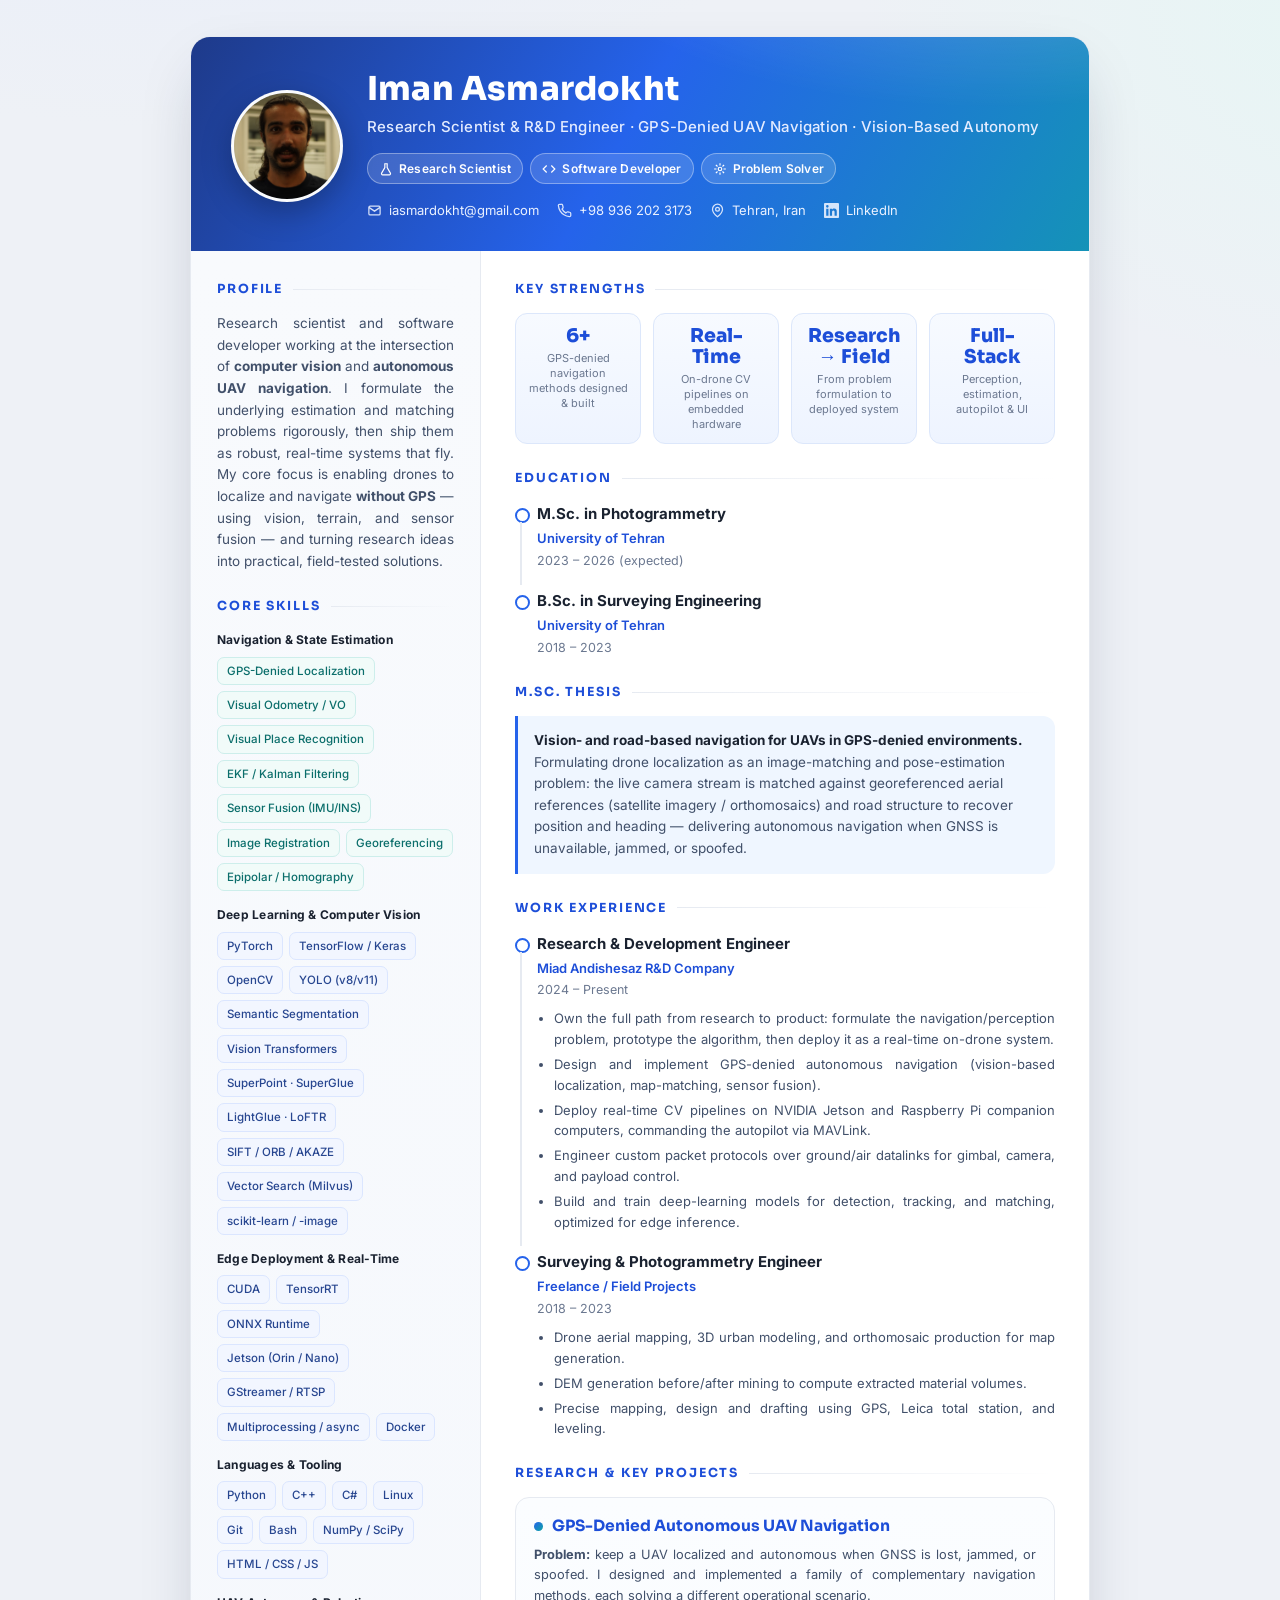
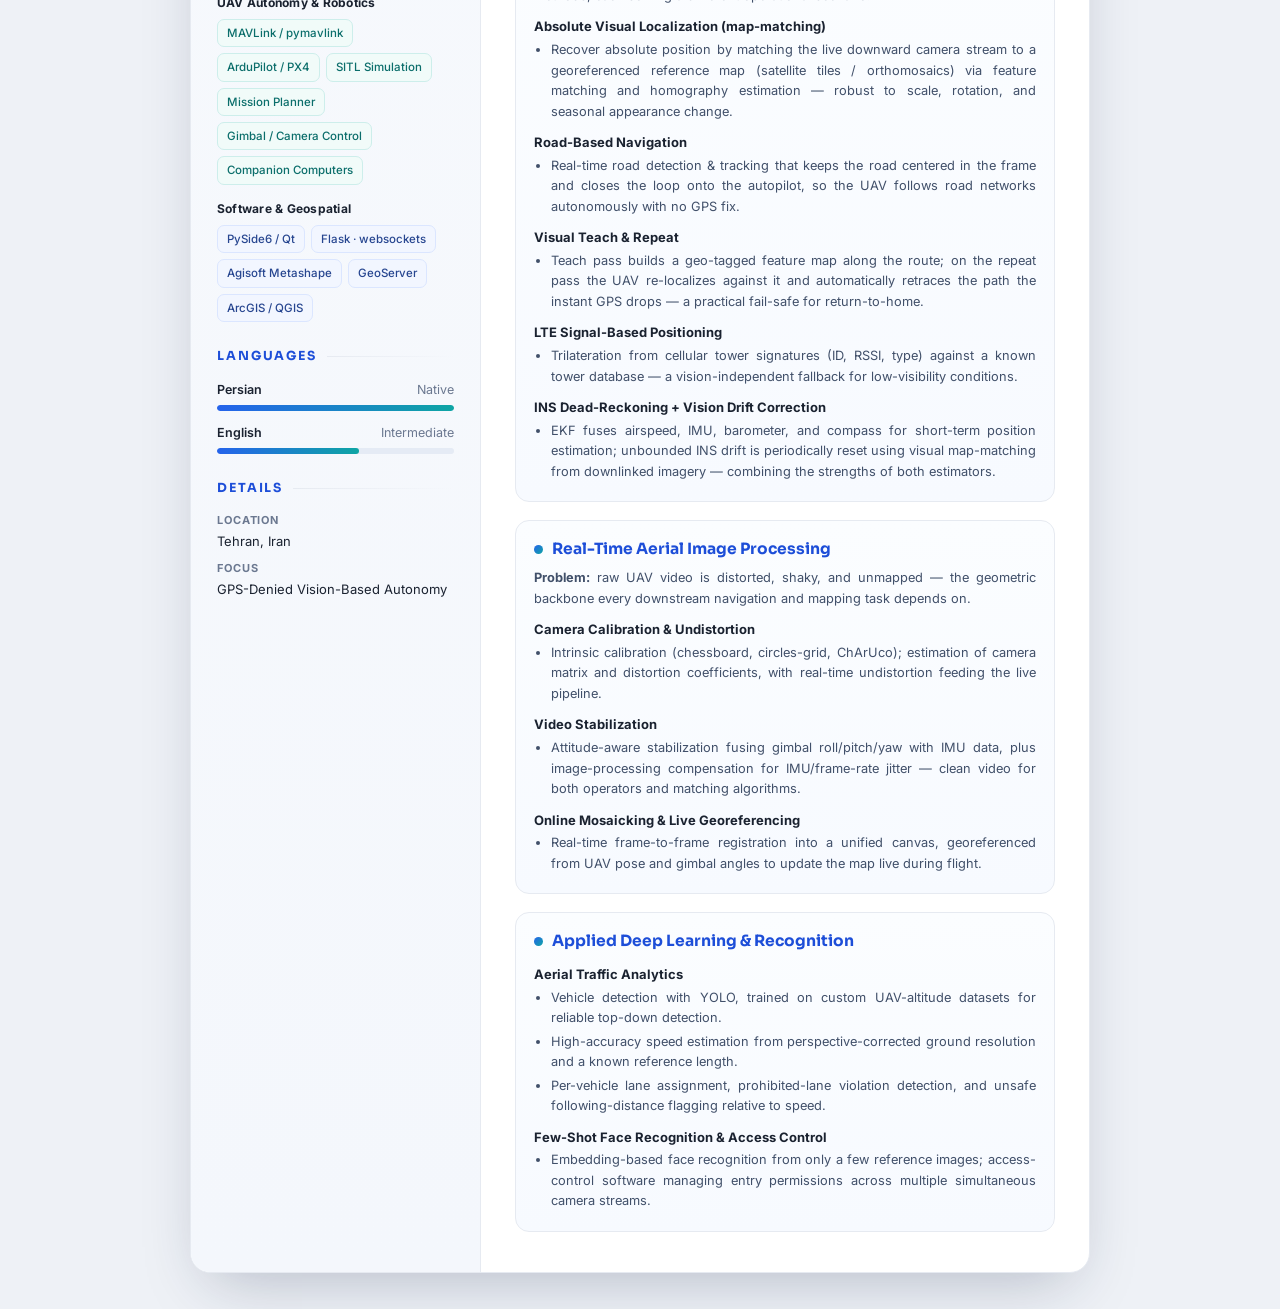
<file: index.html>
<!doctype html>
<html lang="en">
<head>
<meta charset="utf-8">
<title>Iman Asmardokht — R&D Engineer · Computer Vision · UAV Navigation</title>
<meta name="description" content="Iman Asmardokht — M.Sc. Photogrammetry. R&D engineer specializing in computer vision, autonomous UAV navigation, and real-time aerial image processing.">
<meta name="viewport" content="width=device-width,initial-scale=1">
<link rel="preconnect" href="https://fonts.googleapis.com">
<link rel="preconnect" href="https://fonts.gstatic.com" crossorigin>
<link href="https://fonts.googleapis.com/css2?family=Inter:wght@400;500;600;700;800&family=Sora:wght@600;700;800&display=swap" rel="stylesheet">
<style>
:root{
  --bg:#eef1f6;
  --paper:#ffffff;
  --ink:#1a2230;
  --ink-soft:#41506a;
  --muted:#6b7890;
  --line:#e6eaf1;
  --line-soft:#eef1f6;
  --brand:#2563eb;
  --brand-2:#0ea5a4;
  --brand-ink:#1d4ed8;
  --chip:#f2f6ff;
  --chip-ink:#274690;
  --accent-soft:#eff6ff;
  --shadow:0 24px 60px -20px rgba(20,35,70,.28);
}
*{box-sizing:border-box}
html,body{margin:0}
body{
  background:radial-gradient(1200px 700px at 15% -10%, #e7edfb, transparent 60%),
             radial-gradient(1000px 700px at 110% 0%, #e6f6f4, transparent 55%),
             var(--bg);
  color:var(--ink);
  font-family:"Inter",ui-sans-serif,system-ui,-apple-system,"Segoe UI",Roboto,Arial,sans-serif;
  font-size:15px;line-height:1.6;
  -webkit-font-smoothing:antialiased;
  padding:36px 18px;
}
h1,h2,h3,.name{font-family:"Sora","Inter",sans-serif}

/* ---------- Sheet (A4-like) ---------- */
.sheet{
  max-width:900px;margin:0 auto;
  background:var(--paper);
  border-radius:20px;
  box-shadow:var(--shadow);
  overflow:hidden;
  border:1px solid var(--line);
}

/* ---------- Header ---------- */
.header{
  position:relative;
  padding:34px 40px 30px;
  color:#fff;
  background:
    radial-gradient(700px 260px at 90% -40%, rgba(255,255,255,.20), transparent 60%),
    linear-gradient(120deg,#1e3a8a 0%,#2563eb 48%,#0ea5a4 120%);
  display:grid;
  grid-template-columns:112px 1fr;
  gap:24px;
  align-items:center;
}
.avatar{
  width:112px;height:112px;border-radius:50%;
  object-fit:cover;
  border:3px solid rgba(255,255,255,.85);
  box-shadow:0 10px 30px rgba(0,0,0,.25);
  background:#dfe7f5;
}
.name{font-size:33px;font-weight:800;letter-spacing:.2px;line-height:1.1;margin:0}
.role{margin-top:8px;font-size:15px;font-weight:500;color:#e4ecff;letter-spacing:.2px}
.contact{
  margin-top:16px;display:flex;flex-wrap:wrap;gap:8px 18px;font-size:13px
}
.contact a,.contact span{color:#eaf1ff;text-decoration:none;display:inline-flex;align-items:center;gap:7px}
.contact a:hover{color:#fff;text-decoration:underline}
.ic{width:15px;height:15px;flex:none;opacity:.9}

/* ---------- Body layout ---------- */
.body{
  display:grid;
  grid-template-columns:290px 1fr;
}
.side{
  padding:28px 26px;
  background:linear-gradient(180deg,#f8fafd, #f4f7fc);
  border-right:1px solid var(--line);
}
.main{padding:28px 34px}

/* ---------- Section titles ---------- */
.sec{margin:0 0 12px}
.sec:not(:first-child){margin-top:24px}
.sec-title{
  display:flex;align-items:center;gap:10px;
  font-size:12.5px;font-weight:700;text-transform:uppercase;letter-spacing:.15em;
  color:var(--brand-ink);margin:0 0 14px;
}
.sec-title::after{content:"";flex:1;height:1px;background:linear-gradient(90deg,var(--line),transparent)}
.main .sec-title{color:var(--brand-ink)}

/* ---------- Profile ---------- */
.profile{color:var(--ink-soft);font-size:13.5px;text-align:justify}
.dual{display:flex;gap:7px;margin-top:14px;flex-wrap:wrap}
.dual span{
  display:inline-flex;align-items:center;gap:6px;
  background:rgba(255,255,255,.14);border:1px solid rgba(255,255,255,.35);
  color:#fff;padding:5px 11px;border-radius:99px;font-size:12px;font-weight:600;letter-spacing:.02em;
}
.dual span svg{width:14px;height:14px}

/* ---------- Highlights ---------- */
.highlights{display:grid;grid-template-columns:repeat(4,1fr);gap:12px;margin-top:6px}
.hl{background:linear-gradient(180deg,#f7faff,#eef4ff);border:1px solid #dce7fb;border-radius:12px;padding:12px 12px;text-align:center}
.hl b{display:block;font-family:"Sora",sans-serif;font-size:19px;font-weight:800;color:var(--brand-ink);line-height:1.1}
.hl span{display:block;font-size:11px;color:var(--muted);margin-top:4px;line-height:1.35}
@media (max-width:760px){.highlights{grid-template-columns:repeat(2,1fr)}}

/* ---------- Skills ---------- */
.skill-group{margin-bottom:14px}
.skill-group:last-child{margin-bottom:0}
.skill-label{font-size:12px;font-weight:700;color:var(--ink);margin-bottom:7px;letter-spacing:.02em}
.chips{display:flex;flex-wrap:wrap;gap:6px}
.chip{
  background:var(--chip);color:var(--chip-ink);
  border:1px solid #dbe6ff;
  padding:4px 9px;border-radius:7px;font-size:11.5px;font-weight:500;
}
.chip.alt{background:#f1fbf9;color:#0b6e6b;border-color:#cdeeeb}

/* ---------- Bars (languages) ---------- */
.lang{margin-bottom:12px}
.lang:last-child{margin-bottom:0}
.lang-top{display:flex;justify-content:space-between;font-size:12.5px;margin-bottom:5px}
.lang-top b{font-weight:600}
.lang-top span{color:var(--muted)}
.bar{height:6px;border-radius:99px;background:#e5ebf5;overflow:hidden}
.bar>i{display:block;height:100%;border-radius:99px;background:linear-gradient(90deg,var(--brand),var(--brand-2))}

/* ---------- Info list (side) ---------- */
.info{font-size:13px}
.info div{margin-bottom:9px}
.info div:last-child{margin-bottom:0}
.info b{display:block;font-size:11px;text-transform:uppercase;letter-spacing:.08em;color:var(--muted);font-weight:700;margin-bottom:1px}

/* ---------- Education / timeline ---------- */
.entry{position:relative;padding-left:22px;margin-bottom:18px}
.entry:last-child{margin-bottom:0}
.entry::before{content:"";position:absolute;left:0;top:6px;width:11px;height:11px;border-radius:50%;
  background:#fff;border:2.5px solid var(--brand)}
.entry::after{content:"";position:absolute;left:5px;top:20px;bottom:-14px;width:2px;background:var(--line)}
.entry:last-child::after{display:none}
.entry-title{font-weight:700;font-size:15px;color:var(--ink)}
.entry-sub{color:var(--brand-ink);font-weight:600;font-size:13px;margin-top:2px}
.entry-meta{color:var(--muted);font-size:12.5px;margin-top:2px}
.entry ul{margin:8px 0 0;padding-left:17px}
.entry ul li{margin:4px 0;font-size:13px;color:var(--ink-soft);text-align:justify}

/* ---------- Projects ---------- */
.proj{margin-bottom:18px;padding:16px 18px;border:1px solid var(--line);border-radius:14px;
  background:linear-gradient(180deg,#fbfdff,#f7faff)}
.proj:last-child{margin-bottom:0}
.proj-head{display:flex;align-items:center;gap:9px;margin-bottom:6px}
.proj-dot{width:9px;height:9px;border-radius:50%;background:linear-gradient(135deg,var(--brand),var(--brand-2));flex:none}
.proj-title{font-weight:700;font-size:15.5px;color:var(--brand-ink);font-family:"Sora",sans-serif}
.proj-sub{font-weight:700;font-size:13px;color:var(--ink);margin:10px 0 3px}
.proj ul{margin:3px 0 0;padding-left:17px}
.proj ul li{margin:3px 0;font-size:12.8px;color:var(--ink-soft);text-align:justify}
.thesis{padding:14px 16px;border-left:3px solid var(--brand);background:var(--accent-soft);
  border-radius:0 12px 12px 0;font-size:13.5px;color:var(--ink-soft)}
.thesis b{color:var(--ink)}

/* ---------- Print / PDF (A4) ---------- */
@page{size:A4;margin:12mm}
@media print{
  body{background:#fff;padding:0;font-size:11.5px}
  .sheet{max-width:none;box-shadow:none;border:none;border-radius:0}
  .header{-webkit-print-color-adjust:exact;print-color-adjust:exact}
  .proj,.side,.chip,.chip.alt,.thesis,.bar>i,.header{-webkit-print-color-adjust:exact;print-color-adjust:exact}
  .proj{break-inside:avoid}
  .entry{break-inside:avoid}
  .sec-title{break-after:avoid}
  a{color:inherit;text-decoration:none}
}
@media (max-width:760px){
  .header{grid-template-columns:1fr;text-align:center;justify-items:center}
  .contact{justify-content:center}
  .body{grid-template-columns:1fr}
  .side{border-right:none;border-bottom:1px solid var(--line)}
}
</style>
</head>
<body>
  <div class="sheet">
    <!-- ================= HEADER ================= -->
    <header class="header">
      <img class="avatar" src="Photo.jpg" alt="Iman Asmardokht">
      <div>
        <h1 class="name">Iman Asmardokht</h1>
        <div class="role">Research Scientist &amp; R&amp;D Engineer · GPS-Denied UAV Navigation · Vision-Based Autonomy</div>
        <div class="dual">
          <span><svg viewBox="0 0 24 24" fill="none" stroke="currentColor" stroke-width="2"><path d="M9 3h6M10 3v6.5L4.5 19a2 2 0 0 0 1.8 3h11.4a2 2 0 0 0 1.8-3L14 9.5V3"/></svg>Research Scientist</span>
          <span><svg viewBox="0 0 24 24" fill="none" stroke="currentColor" stroke-width="2"><path d="m8 6-6 6 6 6M16 6l6 6-6 6"/></svg>Software Developer</span>
          <span><svg viewBox="0 0 24 24" fill="none" stroke="currentColor" stroke-width="2"><path d="M12 2v4M12 18v4M4.9 4.9l2.8 2.8M16.3 16.3l2.8 2.8M2 12h4M18 12h4M4.9 19.1l2.8-2.8M16.3 7.7l2.8-2.8"/><circle cx="12" cy="12" r="3"/></svg>Problem Solver</span>
        </div>
        <div class="contact">
          <a href="mailto:iasmardokht@gmail.com">
            <svg class="ic" viewBox="0 0 24 24" fill="none" stroke="currentColor" stroke-width="2"><rect x="3" y="5" width="18" height="14" rx="2"/><path d="m3 7 9 6 9-6"/></svg>
            iasmardokht@gmail.com</a>
          <a href="tel:+989362023173">
            <svg class="ic" viewBox="0 0 24 24" fill="none" stroke="currentColor" stroke-width="2"><path d="M22 16.9v3a2 2 0 0 1-2.2 2 19.8 19.8 0 0 1-8.6-3 19.5 19.5 0 0 1-6-6 19.8 19.8 0 0 1-3-8.7A2 2 0 0 1 4.1 2h3a2 2 0 0 1 2 1.7c.1.9.3 1.8.6 2.6a2 2 0 0 1-.5 2.1L8.1 9.8a16 16 0 0 0 6 6l1.4-1.1a2 2 0 0 1 2.1-.5c.8.3 1.7.5 2.6.6a2 2 0 0 1 1.8 2Z"/></svg>
            +98 936 202 3173</a>
          <span>
            <svg class="ic" viewBox="0 0 24 24" fill="none" stroke="currentColor" stroke-width="2"><path d="M20 10c0 6-8 12-8 12s-8-6-8-12a8 8 0 0 1 16 0Z"/><circle cx="12" cy="10" r="3"/></svg>
            Tehran, Iran</span>
          <a href="https://www.linkedin.com/in/iman-asmardokht-9902aa334" target="_blank" rel="noopener">
            <svg class="ic" viewBox="0 0 24 24" fill="currentColor"><path d="M20.45 20.45h-3.55v-5.57c0-1.33-.02-3.04-1.85-3.04-1.85 0-2.13 1.44-2.13 2.94v5.67H9.36V9h3.41v1.56h.05c.47-.9 1.63-1.85 3.36-1.85 3.6 0 4.27 2.37 4.27 5.45v6.29ZM5.34 7.43a2.06 2.06 0 1 1 0-4.12 2.06 2.06 0 0 1 0 4.12ZM7.12 20.45H3.56V9h3.56v11.45ZM22.22 0H1.77C.8 0 0 .78 0 1.75v20.5C0 23.22.8 24 1.77 24h20.45c.98 0 1.78-.78 1.78-1.75V1.75C24 .78 23.2 0 22.22 0Z"/></svg>
            LinkedIn</a>
        </div>
      </div>
    </header>

    <div class="body">
      <!-- ================= SIDEBAR ================= -->
      <aside class="side">
        <section class="sec">
          <h2 class="sec-title">Profile</h2>
          <p class="profile">Research scientist and software developer working at the intersection of <b>computer vision</b> and <b>autonomous UAV navigation</b>. I formulate the underlying estimation and matching problems rigorously, then ship them as robust, real-time systems that fly. My core focus is enabling drones to localize and navigate <b>without GPS</b> — using vision, terrain, and sensor fusion — and turning research ideas into practical, field-tested solutions.</p>
        </section>

        <section class="sec">
          <h2 class="sec-title">Core Skills</h2>

          <div class="skill-group">
            <div class="skill-label">Navigation &amp; State Estimation</div>
            <div class="chips">
              <span class="chip alt">GPS-Denied Localization</span>
              <span class="chip alt">Visual Odometry / VO</span>
              <span class="chip alt">Visual Place Recognition</span>
              <span class="chip alt">EKF / Kalman Filtering</span>
              <span class="chip alt">Sensor Fusion (IMU/INS)</span>
              <span class="chip alt">Image Registration</span>
              <span class="chip alt">Georeferencing</span>
              <span class="chip alt">Epipolar / Homography</span>
            </div>
          </div>

          <div class="skill-group">
            <div class="skill-label">Deep Learning &amp; Computer Vision</div>
            <div class="chips">
              <span class="chip">PyTorch</span>
              <span class="chip">TensorFlow / Keras</span>
              <span class="chip">OpenCV</span>
              <span class="chip">YOLO (v8/v11)</span>
              <span class="chip">Semantic Segmentation</span>
              <span class="chip">Vision Transformers</span>
              <span class="chip">SuperPoint · SuperGlue</span>
              <span class="chip">LightGlue · LoFTR</span>
              <span class="chip">SIFT / ORB / AKAZE</span>
              <span class="chip">Vector Search (Milvus)</span>
              <span class="chip">scikit-learn / -image</span>
            </div>
          </div>

          <div class="skill-group">
            <div class="skill-label">Edge Deployment &amp; Real-Time</div>
            <div class="chips">
              <span class="chip">CUDA</span>
              <span class="chip">TensorRT</span>
              <span class="chip">ONNX Runtime</span>
              <span class="chip">Jetson (Orin / Nano)</span>
              <span class="chip">GStreamer / RTSP</span>
              <span class="chip">Multiprocessing / async</span>
              <span class="chip">Docker</span>
            </div>
          </div>

          <div class="skill-group">
            <div class="skill-label">Languages &amp; Tooling</div>
            <div class="chips">
              <span class="chip">Python</span>
              <span class="chip">C++</span>
              <span class="chip">C#</span>
              <span class="chip">Linux</span>
              <span class="chip">Git</span>
              <span class="chip">Bash</span>
              <span class="chip">NumPy / SciPy</span>
              <span class="chip">HTML / CSS / JS</span>
            </div>
          </div>

          <div class="skill-group">
            <div class="skill-label">UAV Autonomy &amp; Robotics</div>
            <div class="chips">
              <span class="chip alt">MAVLink / pymavlink</span>
              <span class="chip alt">ArduPilot / PX4</span>
              <span class="chip alt">SITL Simulation</span>
              <span class="chip alt">Mission Planner</span>
              <span class="chip alt">Gimbal / Camera Control</span>
              <span class="chip alt">Companion Computers</span>
            </div>
          </div>

          <div class="skill-group">
            <div class="skill-label">Software &amp; Geospatial</div>
            <div class="chips">
              <span class="chip">PySide6 / Qt</span>
              <span class="chip">Flask · websockets</span>
              <span class="chip">Agisoft Metashape</span>
              <span class="chip">GeoServer</span>
              <span class="chip">ArcGIS / QGIS</span>
            </div>
          </div>
        </section>

        <section class="sec">
          <h2 class="sec-title">Languages</h2>
          <div class="lang">
            <div class="lang-top"><b>Persian</b><span>Native</span></div>
            <div class="bar"><i style="width:100%"></i></div>
          </div>
          <div class="lang">
            <div class="lang-top"><b>English</b><span>Intermediate</span></div>
            <div class="bar"><i style="width:60%"></i></div>
          </div>
        </section>

        <section class="sec">
          <h2 class="sec-title">Details</h2>
          <div class="info">
            <div><b>Location</b>Tehran, Iran</div>
            <div><b>Focus</b>GPS-Denied Vision-Based Autonomy</div>

          </div>
        </section>
      </aside>

      <!-- ================= MAIN ================= -->
      <main class="main">
        <section class="sec">
          <h2 class="sec-title">Key Strengths</h2>
          <div class="highlights">
            <div class="hl"><b>6+</b><span>GPS-denied navigation methods designed &amp; built</span></div>
            <div class="hl"><b>Real-Time</b><span>On-drone CV pipelines on embedded hardware</span></div>
            <div class="hl"><b>Research → Field</b><span>From problem formulation to deployed system</span></div>
            <div class="hl"><b>Full-Stack</b><span>Perception, estimation, autopilot &amp; UI</span></div>
          </div>
        </section>

        <section class="sec">
          <h2 class="sec-title">Education</h2>
          <div class="entry">
            <div class="entry-title">M.Sc. in Photogrammetry</div>
            <div class="entry-sub">University of Tehran</div>
            <div class="entry-meta">2023 – 2026 (expected)</div>
          </div>
          <div class="entry">
            <div class="entry-title">B.Sc. in Surveying Engineering</div>
            <div class="entry-sub">University of Tehran</div>
            <div class="entry-meta">2018 – 2023</div>
          </div>
        </section>

        <section class="sec">
          <h2 class="sec-title">M.Sc. Thesis</h2>
          <div class="thesis">
            <b>Vision- and road-based navigation for UAVs in GPS-denied environments.</b>
            Formulating drone localization as an image-matching and pose-estimation problem: the live camera stream is matched against georeferenced aerial references (satellite imagery / orthomosaics) and road structure to recover position and heading — delivering autonomous navigation when GNSS is unavailable, jammed, or spoofed.
          </div>
        </section>

        <section class="sec">
          <h2 class="sec-title">Work Experience</h2>
          <div class="entry">
            <div class="entry-title">Research &amp; Development Engineer</div>
            <div class="entry-sub">Miad Andishesaz R&amp;D Company</div>
            <div class="entry-meta">2024 – Present</div>
            <ul>
              <li>Own the full path from research to product: formulate the navigation/perception problem, prototype the algorithm, then deploy it as a real-time on-drone system.</li>
              <li>Design and implement GPS-denied autonomous navigation (vision-based localization, map-matching, sensor fusion).</li>
              <li>Deploy real-time CV pipelines on NVIDIA Jetson and Raspberry Pi companion computers, commanding the autopilot via MAVLink.</li>
              <li>Engineer custom packet protocols over ground/air datalinks for gimbal, camera, and payload control.</li>
              <li>Build and train deep-learning models for detection, tracking, and matching, optimized for edge inference.</li>
            </ul>
          </div>
          <div class="entry">
            <div class="entry-title">Surveying &amp; Photogrammetry Engineer</div>
            <div class="entry-sub">Freelance / Field Projects</div>
            <div class="entry-meta">2018 – 2023</div>
            <ul>
              <li>Drone aerial mapping, 3D urban modeling, and orthomosaic production for map generation.</li>
              <li>DEM generation before/after mining to compute extracted material volumes.</li>
              <li>Precise mapping, design and drafting using GPS, Leica total station, and leveling.</li>
            </ul>
          </div>
        </section>

        <section class="sec">
          <h2 class="sec-title">Research &amp; Key Projects</h2>

          <!-- Project 1 -->
          <div class="proj">
            <div class="proj-head"><span class="proj-dot"></span><span class="proj-title">GPS-Denied Autonomous UAV Navigation</span></div>
            <p style="font-size:12.8px;color:var(--ink-soft);margin:0 0 4px;text-align:justify"><b>Problem:</b> keep a UAV localized and autonomous when GNSS is lost, jammed, or spoofed. I designed and implemented a family of complementary navigation methods, each solving a different operational scenario.</p>
            <div class="proj-sub">Absolute Visual Localization (map-matching)</div>
            <ul>
              <li>Recover absolute position by matching the live downward camera stream to a georeferenced reference map (satellite tiles / orthomosaics) via feature matching and homography estimation — robust to scale, rotation, and seasonal appearance change.</li>
            </ul>
            <div class="proj-sub">Road-Based Navigation</div>
            <ul>
              <li>Real-time road detection &amp; tracking that keeps the road centered in the frame and closes the loop onto the autopilot, so the UAV follows road networks autonomously with no GPS fix.</li>
            </ul>
            <div class="proj-sub">Visual Teach &amp; Repeat</div>
            <ul>
              <li>Teach pass builds a geo-tagged feature map along the route; on the repeat pass the UAV re-localizes against it and automatically retraces the path the instant GPS drops — a practical fail-safe for return-to-home.</li>
            </ul>
            <div class="proj-sub">LTE Signal-Based Positioning</div>
            <ul>
              <li>Trilateration from cellular tower signatures (ID, RSSI, type) against a known tower database — a vision-independent fallback for low-visibility conditions.</li>
            </ul>
            <div class="proj-sub">INS Dead-Reckoning + Vision Drift Correction</div>
            <ul>
              <li>EKF fuses airspeed, IMU, barometer, and compass for short-term position estimation; unbounded INS drift is periodically reset using visual map-matching from downlinked imagery — combining the strengths of both estimators.</li>
            </ul>
          </div>

          <!-- Project 2 -->
          <div class="proj">
            <div class="proj-head"><span class="proj-dot"></span><span class="proj-title">Real-Time Aerial Image Processing</span></div>
            <p style="font-size:12.8px;color:var(--ink-soft);margin:0 0 4px;text-align:justify"><b>Problem:</b> raw UAV video is distorted, shaky, and unmapped — the geometric backbone every downstream navigation and mapping task depends on.</p>
            <div class="proj-sub">Camera Calibration &amp; Undistortion</div>
            <ul>
              <li>Intrinsic calibration (chessboard, circles-grid, ChArUco); estimation of camera matrix and distortion coefficients, with real-time undistortion feeding the live pipeline.</li>
            </ul>
            <div class="proj-sub">Video Stabilization</div>
            <ul>
              <li>Attitude-aware stabilization fusing gimbal roll/pitch/yaw with IMU data, plus image-processing compensation for IMU/frame-rate jitter — clean video for both operators and matching algorithms.</li>
            </ul>
            <div class="proj-sub">Online Mosaicking &amp; Live Georeferencing</div>
            <ul>
              <li>Real-time frame-to-frame registration into a unified canvas, georeferenced from UAV pose and gimbal angles to update the map live during flight.</li>
            </ul>
          </div>

          <!-- Project 3 -->
          <div class="proj">
            <div class="proj-head"><span class="proj-dot"></span><span class="proj-title">Applied Deep Learning &amp; Recognition</span></div>
            <div class="proj-sub">Aerial Traffic Analytics</div>
            <ul>
              <li>Vehicle detection with YOLO, trained on custom UAV-altitude datasets for reliable top-down detection.</li>
              <li>High-accuracy speed estimation from perspective-corrected ground resolution and a known reference length.</li>
              <li>Per-vehicle lane assignment, prohibited-lane violation detection, and unsafe following-distance flagging relative to speed.</li>
            </ul>
            <div class="proj-sub">Few-Shot Face Recognition &amp; Access Control</div>
            <ul>
              <li>Embedding-based face recognition from only a few reference images; access-control software managing entry permissions across multiple simultaneous camera streams.</li>
            </ul>
          </div>
        </section>
      </main>
    </div>
  </div>
</body>
</html>
</file>
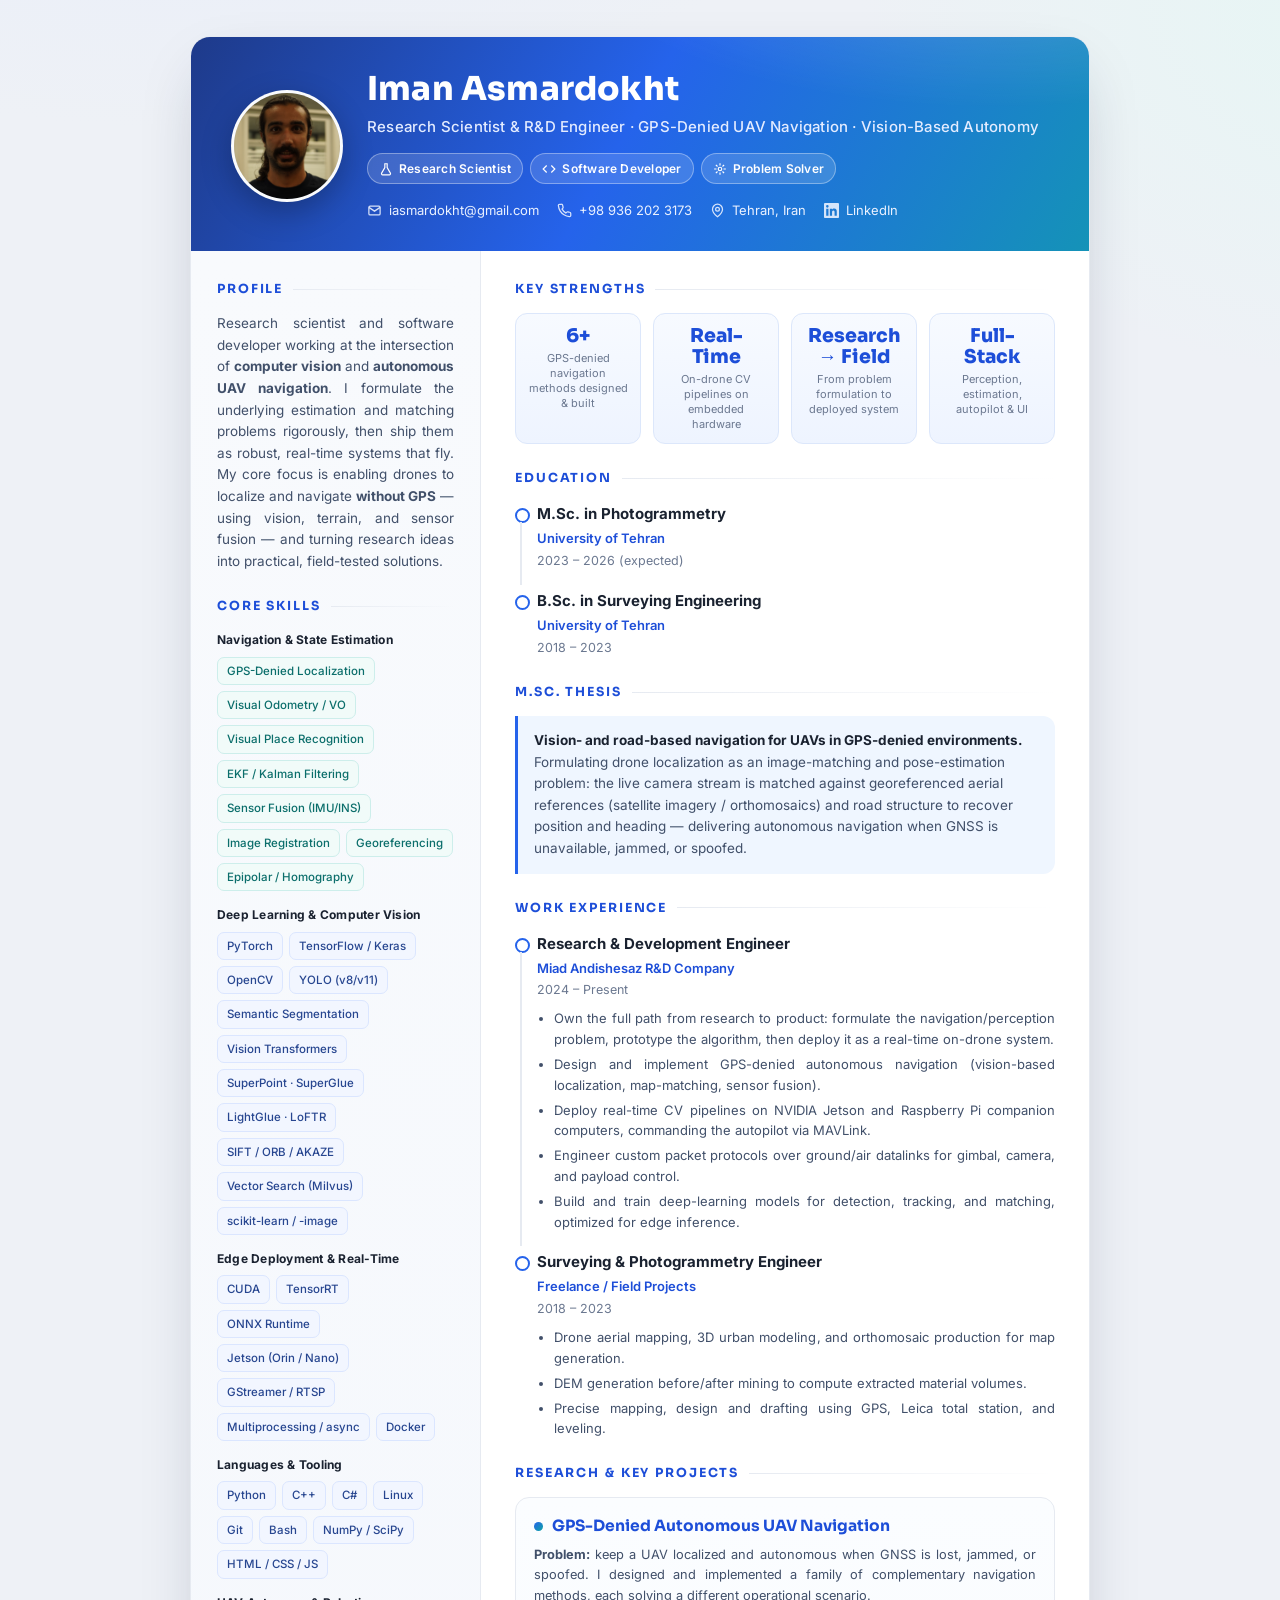
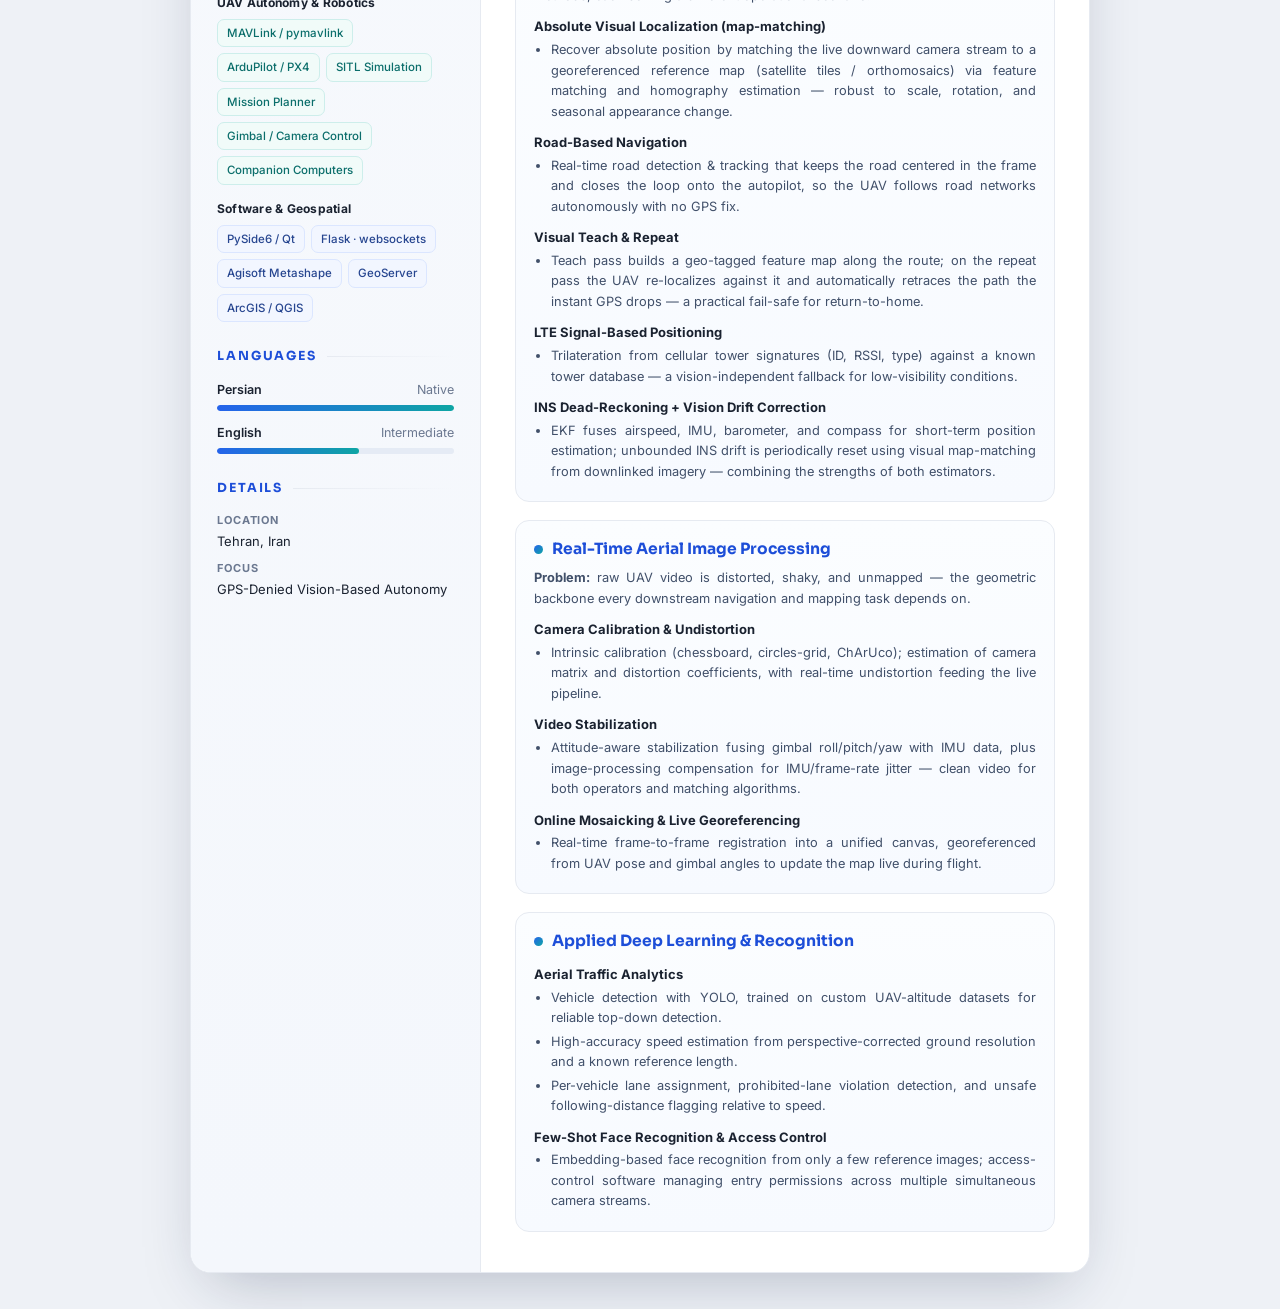
<file: index2.html>
<!doctype html>
<html lang="en">
<head>
<meta charset="utf-8">
<title>Iman Asmardokht — R&D Engineer · Computer Vision · UAV Navigation</title>
<meta name="description" content="Iman Asmardokht — M.Sc. Photogrammetry. R&D engineer specializing in computer vision, autonomous UAV navigation, and real-time aerial image processing.">
<meta name="viewport" content="width=device-width,initial-scale=1">
<link rel="preconnect" href="https://fonts.googleapis.com">
<link rel="preconnect" href="https://fonts.gstatic.com" crossorigin>
<link href="https://fonts.googleapis.com/css2?family=Inter:wght@400;500;600;700;800&family=Sora:wght@600;700;800&display=swap" rel="stylesheet">
<style>
:root{
  --bg:#eef1f6;
  --paper:#ffffff;
  --ink:#1a2230;
  --ink-soft:#41506a;
  --muted:#6b7890;
  --line:#e6eaf1;
  --line-soft:#eef1f6;
  --brand:#2563eb;
  --brand-2:#0ea5a4;
  --brand-ink:#1d4ed8;
  --chip:#f2f6ff;
  --chip-ink:#274690;
  --accent-soft:#eff6ff;
  --shadow:0 24px 60px -20px rgba(20,35,70,.28);
}
*{box-sizing:border-box}
html,body{margin:0}
body{
  background:radial-gradient(1200px 700px at 15% -10%, #e7edfb, transparent 60%),
             radial-gradient(1000px 700px at 110% 0%, #e6f6f4, transparent 55%),
             var(--bg);
  color:var(--ink);
  font-family:"Inter",ui-sans-serif,system-ui,-apple-system,"Segoe UI",Roboto,Arial,sans-serif;
  font-size:15px;line-height:1.6;
  -webkit-font-smoothing:antialiased;
  padding:36px 18px;
}
h1,h2,h3,.name{font-family:"Sora","Inter",sans-serif}

/* ---------- Sheet (A4-like) ---------- */
.sheet{
  max-width:900px;margin:0 auto;
  background:var(--paper);
  border-radius:20px;
  box-shadow:var(--shadow);
  overflow:hidden;
  border:1px solid var(--line);
}

/* ---------- Header ---------- */
.header{
  position:relative;
  padding:34px 40px 30px;
  color:#fff;
  background:
    radial-gradient(700px 260px at 90% -40%, rgba(255,255,255,.20), transparent 60%),
    linear-gradient(120deg,#1e3a8a 0%,#2563eb 48%,#0ea5a4 120%);
  display:grid;
  grid-template-columns:112px 1fr;
  gap:24px;
  align-items:center;
}
.avatar{
  width:112px;height:112px;border-radius:50%;
  object-fit:cover;
  border:3px solid rgba(255,255,255,.85);
  box-shadow:0 10px 30px rgba(0,0,0,.25);
  background:#dfe7f5;
}
.name{font-size:33px;font-weight:800;letter-spacing:.2px;line-height:1.1;margin:0}
.role{margin-top:8px;font-size:15px;font-weight:500;color:#e4ecff;letter-spacing:.2px}
.contact{
  margin-top:16px;display:flex;flex-wrap:wrap;gap:8px 18px;font-size:13px
}
.contact a,.contact span{color:#eaf1ff;text-decoration:none;display:inline-flex;align-items:center;gap:7px}
.contact a:hover{color:#fff;text-decoration:underline}
.ic{width:15px;height:15px;flex:none;opacity:.9}

/* ---------- Body layout ---------- */
.body{
  display:grid;
  grid-template-columns:290px 1fr;
}
.side{
  padding:28px 26px;
  background:linear-gradient(180deg,#f8fafd, #f4f7fc);
  border-right:1px solid var(--line);
}
.main{padding:28px 34px}

/* ---------- Section titles ---------- */
.sec{margin:0 0 12px}
.sec:not(:first-child){margin-top:24px}
.sec-title{
  display:flex;align-items:center;gap:10px;
  font-size:12.5px;font-weight:700;text-transform:uppercase;letter-spacing:.15em;
  color:var(--brand-ink);margin:0 0 14px;
}
.sec-title::after{content:"";flex:1;height:1px;background:linear-gradient(90deg,var(--line),transparent)}
.main .sec-title{color:var(--brand-ink)}

/* ---------- Profile ---------- */
.profile{color:var(--ink-soft);font-size:13.5px;text-align:justify}
.dual{display:flex;gap:7px;margin-top:14px;flex-wrap:wrap}
.dual span{
  display:inline-flex;align-items:center;gap:6px;
  background:rgba(255,255,255,.14);border:1px solid rgba(255,255,255,.35);
  color:#fff;padding:5px 11px;border-radius:99px;font-size:12px;font-weight:600;letter-spacing:.02em;
}
.dual span svg{width:14px;height:14px}

/* ---------- Highlights ---------- */
.highlights{display:grid;grid-template-columns:repeat(4,1fr);gap:12px;margin-top:6px}
.hl{background:linear-gradient(180deg,#f7faff,#eef4ff);border:1px solid #dce7fb;border-radius:12px;padding:12px 12px;text-align:center}
.hl b{display:block;font-family:"Sora",sans-serif;font-size:19px;font-weight:800;color:var(--brand-ink);line-height:1.1}
.hl span{display:block;font-size:11px;color:var(--muted);margin-top:4px;line-height:1.35}
@media (max-width:760px){.highlights{grid-template-columns:repeat(2,1fr)}}

/* ---------- Skills ---------- */
.skill-group{margin-bottom:14px}
.skill-group:last-child{margin-bottom:0}
.skill-label{font-size:12px;font-weight:700;color:var(--ink);margin-bottom:7px;letter-spacing:.02em}
.chips{display:flex;flex-wrap:wrap;gap:6px}
.chip{
  background:var(--chip);color:var(--chip-ink);
  border:1px solid #dbe6ff;
  padding:4px 9px;border-radius:7px;font-size:11.5px;font-weight:500;
}
.chip.alt{background:#f1fbf9;color:#0b6e6b;border-color:#cdeeeb}

/* ---------- Bars (languages) ---------- */
.lang{margin-bottom:12px}
.lang:last-child{margin-bottom:0}
.lang-top{display:flex;justify-content:space-between;font-size:12.5px;margin-bottom:5px}
.lang-top b{font-weight:600}
.lang-top span{color:var(--muted)}
.bar{height:6px;border-radius:99px;background:#e5ebf5;overflow:hidden}
.bar>i{display:block;height:100%;border-radius:99px;background:linear-gradient(90deg,var(--brand),var(--brand-2))}

/* ---------- Info list (side) ---------- */
.info{font-size:13px}
.info div{margin-bottom:9px}
.info div:last-child{margin-bottom:0}
.info b{display:block;font-size:11px;text-transform:uppercase;letter-spacing:.08em;color:var(--muted);font-weight:700;margin-bottom:1px}

/* ---------- Education / timeline ---------- */
.entry{position:relative;padding-left:22px;margin-bottom:18px}
.entry:last-child{margin-bottom:0}
.entry::before{content:"";position:absolute;left:0;top:6px;width:11px;height:11px;border-radius:50%;
  background:#fff;border:2.5px solid var(--brand)}
.entry::after{content:"";position:absolute;left:5px;top:20px;bottom:-14px;width:2px;background:var(--line)}
.entry:last-child::after{display:none}
.entry-title{font-weight:700;font-size:15px;color:var(--ink)}
.entry-sub{color:var(--brand-ink);font-weight:600;font-size:13px;margin-top:2px}
.entry-meta{color:var(--muted);font-size:12.5px;margin-top:2px}
.entry ul{margin:8px 0 0;padding-left:17px}
.entry ul li{margin:4px 0;font-size:13px;color:var(--ink-soft);text-align:justify}

/* ---------- Projects ---------- */
.proj{margin-bottom:18px;padding:16px 18px;border:1px solid var(--line);border-radius:14px;
  background:linear-gradient(180deg,#fbfdff,#f7faff)}
.proj:last-child{margin-bottom:0}
.proj-head{display:flex;align-items:center;gap:9px;margin-bottom:6px}
.proj-dot{width:9px;height:9px;border-radius:50%;background:linear-gradient(135deg,var(--brand),var(--brand-2));flex:none}
.proj-title{font-weight:700;font-size:15.5px;color:var(--brand-ink);font-family:"Sora",sans-serif}
.proj-sub{font-weight:700;font-size:13px;color:var(--ink);margin:10px 0 3px}
.proj ul{margin:3px 0 0;padding-left:17px}
.proj ul li{margin:3px 0;font-size:12.8px;color:var(--ink-soft);text-align:justify}
.thesis{padding:14px 16px;border-left:3px solid var(--brand);background:var(--accent-soft);
  border-radius:0 12px 12px 0;font-size:13.5px;color:var(--ink-soft)}
.thesis b{color:var(--ink)}

/* ---------- Print / PDF (A4) ---------- */
@page{size:A4;margin:12mm}
@media print{
  body{background:#fff;padding:0;font-size:11.5px}
  .sheet{max-width:none;box-shadow:none;border:none;border-radius:0}
  .header{-webkit-print-color-adjust:exact;print-color-adjust:exact}
  .proj,.side,.chip,.chip.alt,.thesis,.bar>i,.header{-webkit-print-color-adjust:exact;print-color-adjust:exact}
  .proj{break-inside:avoid}
  .entry{break-inside:avoid}
  .sec-title{break-after:avoid}
  a{color:inherit;text-decoration:none}
}
@media (max-width:760px){
  .header{grid-template-columns:1fr;text-align:center;justify-items:center}
  .contact{justify-content:center}
  .body{grid-template-columns:1fr}
  .side{border-right:none;border-bottom:1px solid var(--line)}
}
</style>
</head>
<body>
  <div class="sheet">
    <!-- ================= HEADER ================= -->
    <header class="header">
      <img class="avatar" src="Photo.jpg" alt="Iman Asmardokht">
      <div>
        <h1 class="name">Iman Asmardokht</h1>
        <div class="role">Research Scientist &amp; R&amp;D Engineer · GPS-Denied UAV Navigation · Vision-Based Autonomy</div>
        <div class="dual">
          <span><svg viewBox="0 0 24 24" fill="none" stroke="currentColor" stroke-width="2"><path d="M9 3h6M10 3v6.5L4.5 19a2 2 0 0 0 1.8 3h11.4a2 2 0 0 0 1.8-3L14 9.5V3"/></svg>Research Scientist</span>
          <span><svg viewBox="0 0 24 24" fill="none" stroke="currentColor" stroke-width="2"><path d="m8 6-6 6 6 6M16 6l6 6-6 6"/></svg>Software Developer</span>
          <span><svg viewBox="0 0 24 24" fill="none" stroke="currentColor" stroke-width="2"><path d="M12 2v4M12 18v4M4.9 4.9l2.8 2.8M16.3 16.3l2.8 2.8M2 12h4M18 12h4M4.9 19.1l2.8-2.8M16.3 7.7l2.8-2.8"/><circle cx="12" cy="12" r="3"/></svg>Problem Solver</span>
        </div>
        <div class="contact">
          <a href="mailto:iasmardokht@gmail.com">
            <svg class="ic" viewBox="0 0 24 24" fill="none" stroke="currentColor" stroke-width="2"><rect x="3" y="5" width="18" height="14" rx="2"/><path d="m3 7 9 6 9-6"/></svg>
            iasmardokht@gmail.com</a>
          <a href="tel:+989362023173">
            <svg class="ic" viewBox="0 0 24 24" fill="none" stroke="currentColor" stroke-width="2"><path d="M22 16.9v3a2 2 0 0 1-2.2 2 19.8 19.8 0 0 1-8.6-3 19.5 19.5 0 0 1-6-6 19.8 19.8 0 0 1-3-8.7A2 2 0 0 1 4.1 2h3a2 2 0 0 1 2 1.7c.1.9.3 1.8.6 2.6a2 2 0 0 1-.5 2.1L8.1 9.8a16 16 0 0 0 6 6l1.4-1.1a2 2 0 0 1 2.1-.5c.8.3 1.7.5 2.6.6a2 2 0 0 1 1.8 2Z"/></svg>
            +98 936 202 3173</a>
          <span>
            <svg class="ic" viewBox="0 0 24 24" fill="none" stroke="currentColor" stroke-width="2"><path d="M20 10c0 6-8 12-8 12s-8-6-8-12a8 8 0 0 1 16 0Z"/><circle cx="12" cy="10" r="3"/></svg>
            Tehran, Iran</span>
          <a href="https://www.linkedin.com/in/iman-asmardokht" target="_blank" rel="noopener">
            <svg class="ic" viewBox="0 0 24 24" fill="currentColor"><path d="M20.45 20.45h-3.55v-5.57c0-1.33-.02-3.04-1.85-3.04-1.85 0-2.13 1.44-2.13 2.94v5.67H9.36V9h3.41v1.56h.05c.47-.9 1.63-1.85 3.36-1.85 3.6 0 4.27 2.37 4.27 5.45v6.29ZM5.34 7.43a2.06 2.06 0 1 1 0-4.12 2.06 2.06 0 0 1 0 4.12ZM7.12 20.45H3.56V9h3.56v11.45ZM22.22 0H1.77C.8 0 0 .78 0 1.75v20.5C0 23.22.8 24 1.77 24h20.45c.98 0 1.78-.78 1.78-1.75V1.75C24 .78 23.2 0 22.22 0Z"/></svg>
            LinkedIn</a>
        </div>
      </div>
    </header>

    <div class="body">
      <!-- ================= SIDEBAR ================= -->
      <aside class="side">
        <section class="sec">
          <h2 class="sec-title">Profile</h2>
          <p class="profile">Research scientist and software developer working at the intersection of <b>computer vision</b> and <b>autonomous UAV navigation</b>. I formulate the underlying estimation and matching problems rigorously, then ship them as robust, real-time systems that fly. My core focus is enabling drones to localize and navigate <b>without GPS</b> — using vision, terrain, and sensor fusion — and turning research ideas into practical, field-tested solutions.</p>
        </section>

        <section class="sec">
          <h2 class="sec-title">Core Skills</h2>

          <div class="skill-group">
            <div class="skill-label">Navigation &amp; State Estimation</div>
            <div class="chips">
              <span class="chip alt">GPS-Denied Localization</span>
              <span class="chip alt">Visual Odometry / VO</span>
              <span class="chip alt">Visual Place Recognition</span>
              <span class="chip alt">EKF / Kalman Filtering</span>
              <span class="chip alt">Sensor Fusion (IMU/INS)</span>
              <span class="chip alt">Image Registration</span>
              <span class="chip alt">Georeferencing</span>
              <span class="chip alt">Epipolar / Homography</span>
            </div>
          </div>

          <div class="skill-group">
            <div class="skill-label">Deep Learning &amp; Computer Vision</div>
            <div class="chips">
              <span class="chip">PyTorch</span>
              <span class="chip">TensorFlow / Keras</span>
              <span class="chip">OpenCV</span>
              <span class="chip">YOLO (v8/v11)</span>
              <span class="chip">Semantic Segmentation</span>
              <span class="chip">Vision Transformers</span>
              <span class="chip">SuperPoint · SuperGlue</span>
              <span class="chip">LightGlue · LoFTR</span>
              <span class="chip">SIFT / ORB / AKAZE</span>
              <span class="chip">Vector Search (Milvus)</span>
              <span class="chip">scikit-learn / -image</span>
            </div>
          </div>

          <div class="skill-group">
            <div class="skill-label">Edge Deployment &amp; Real-Time</div>
            <div class="chips">
              <span class="chip">CUDA</span>
              <span class="chip">TensorRT</span>
              <span class="chip">ONNX Runtime</span>
              <span class="chip">Jetson (Orin / Nano)</span>
              <span class="chip">GStreamer / RTSP</span>
              <span class="chip">Multiprocessing / async</span>
              <span class="chip">Docker</span>
            </div>
          </div>

          <div class="skill-group">
            <div class="skill-label">Languages &amp; Tooling</div>
            <div class="chips">
              <span class="chip">Python</span>
              <span class="chip">C++</span>
              <span class="chip">C#</span>
              <span class="chip">Linux</span>
              <span class="chip">Git</span>
              <span class="chip">Bash</span>
              <span class="chip">NumPy / SciPy</span>
              <span class="chip">HTML / CSS / JS</span>
            </div>
          </div>

          <div class="skill-group">
            <div class="skill-label">UAV Autonomy &amp; Robotics</div>
            <div class="chips">
              <span class="chip alt">MAVLink / pymavlink</span>
              <span class="chip alt">ArduPilot / PX4</span>
              <span class="chip alt">SITL Simulation</span>
              <span class="chip alt">Mission Planner</span>
              <span class="chip alt">Gimbal / Camera Control</span>
              <span class="chip alt">Companion Computers</span>
            </div>
          </div>

          <div class="skill-group">
            <div class="skill-label">Software &amp; Geospatial</div>
            <div class="chips">
              <span class="chip">PySide6 / Qt</span>
              <span class="chip">Flask · websockets</span>
              <span class="chip">Agisoft Metashape</span>
              <span class="chip">GeoServer</span>
              <span class="chip">ArcGIS / QGIS</span>
            </div>
          </div>
        </section>

        <section class="sec">
          <h2 class="sec-title">Languages</h2>
          <div class="lang">
            <div class="lang-top"><b>Persian</b><span>Native</span></div>
            <div class="bar"><i style="width:100%"></i></div>
          </div>
          <div class="lang">
            <div class="lang-top"><b>English</b><span>Intermediate</span></div>
            <div class="bar"><i style="width:60%"></i></div>
          </div>
        </section>

        <section class="sec">
          <h2 class="sec-title">Details</h2>
          <div class="info">
            <div><b>Location</b>Tehran, Iran</div>
            <div><b>Focus</b>GPS-Denied Vision-Based Autonomy</div>

          </div>
        </section>
      </aside>

      <!-- ================= MAIN ================= -->
      <main class="main">
        <section class="sec">
          <h2 class="sec-title">Key Strengths</h2>
          <div class="highlights">
            <div class="hl"><b>6+</b><span>GPS-denied navigation methods designed &amp; built</span></div>
            <div class="hl"><b>Real-Time</b><span>On-drone CV pipelines on embedded hardware</span></div>
            <div class="hl"><b>Research → Field</b><span>From problem formulation to deployed system</span></div>
            <div class="hl"><b>Full-Stack</b><span>Perception, estimation, autopilot &amp; UI</span></div>
          </div>
        </section>

        <section class="sec">
          <h2 class="sec-title">Education</h2>
          <div class="entry">
            <div class="entry-title">M.Sc. in Photogrammetry</div>
            <div class="entry-sub">University of Tehran</div>
            <div class="entry-meta">2023 – 2026 (expected)</div>
          </div>
          <div class="entry">
            <div class="entry-title">B.Sc. in Surveying Engineering</div>
            <div class="entry-sub">University of Tehran</div>
            <div class="entry-meta">2018 – 2023</div>
          </div>
        </section>

        <section class="sec">
          <h2 class="sec-title">M.Sc. Thesis</h2>
          <div class="thesis">
            <b>Vision- and road-based navigation for UAVs in GPS-denied environments.</b>
            Formulating drone localization as an image-matching and pose-estimation problem: the live camera stream is matched against georeferenced aerial references (satellite imagery / orthomosaics) and road structure to recover position and heading — delivering autonomous navigation when GNSS is unavailable, jammed, or spoofed.
          </div>
        </section>

        <section class="sec">
          <h2 class="sec-title">Work Experience</h2>
          <div class="entry">
            <div class="entry-title">Research &amp; Development Engineer</div>
            <div class="entry-sub">Miad Andishesaz R&amp;D Company</div>
            <div class="entry-meta">2024 – Present</div>
            <ul>
              <li>Own the full path from research to product: formulate the navigation/perception problem, prototype the algorithm, then deploy it as a real-time on-drone system.</li>
              <li>Design and implement GPS-denied autonomous navigation (vision-based localization, map-matching, sensor fusion).</li>
              <li>Deploy real-time CV pipelines on NVIDIA Jetson and Raspberry Pi companion computers, commanding the autopilot via MAVLink.</li>
              <li>Engineer custom packet protocols over ground/air datalinks for gimbal, camera, and payload control.</li>
              <li>Build and train deep-learning models for detection, tracking, and matching, optimized for edge inference.</li>
            </ul>
          </div>
          <div class="entry">
            <div class="entry-title">Surveying &amp; Photogrammetry Engineer</div>
            <div class="entry-sub">Freelance / Field Projects</div>
            <div class="entry-meta">2018 – 2023</div>
            <ul>
              <li>Drone aerial mapping, 3D urban modeling, and orthomosaic production for map generation.</li>
              <li>DEM generation before/after mining to compute extracted material volumes.</li>
              <li>Precise mapping, design and drafting using GPS, Leica total station, and leveling.</li>
            </ul>
          </div>
        </section>

        <section class="sec">
          <h2 class="sec-title">Research &amp; Key Projects</h2>

          <!-- Project 1 -->
          <div class="proj">
            <div class="proj-head"><span class="proj-dot"></span><span class="proj-title">GPS-Denied Autonomous UAV Navigation</span></div>
            <p style="font-size:12.8px;color:var(--ink-soft);margin:0 0 4px;text-align:justify"><b>Problem:</b> keep a UAV localized and autonomous when GNSS is lost, jammed, or spoofed. I designed and implemented a family of complementary navigation methods, each solving a different operational scenario.</p>
            <div class="proj-sub">Absolute Visual Localization (map-matching)</div>
            <ul>
              <li>Recover absolute position by matching the live downward camera stream to a georeferenced reference map (satellite tiles / orthomosaics) via feature matching and homography estimation — robust to scale, rotation, and seasonal appearance change.</li>
            </ul>
            <div class="proj-sub">Road-Based Navigation</div>
            <ul>
              <li>Real-time road detection &amp; tracking that keeps the road centered in the frame and closes the loop onto the autopilot, so the UAV follows road networks autonomously with no GPS fix.</li>
            </ul>
            <div class="proj-sub">Visual Teach &amp; Repeat</div>
            <ul>
              <li>Teach pass builds a geo-tagged feature map along the route; on the repeat pass the UAV re-localizes against it and automatically retraces the path the instant GPS drops — a practical fail-safe for return-to-home.</li>
            </ul>
            <div class="proj-sub">LTE Signal-Based Positioning</div>
            <ul>
              <li>Trilateration from cellular tower signatures (ID, RSSI, type) against a known tower database — a vision-independent fallback for low-visibility conditions.</li>
            </ul>
            <div class="proj-sub">INS Dead-Reckoning + Vision Drift Correction</div>
            <ul>
              <li>EKF fuses airspeed, IMU, barometer, and compass for short-term position estimation; unbounded INS drift is periodically reset using visual map-matching from downlinked imagery — combining the strengths of both estimators.</li>
            </ul>
          </div>

          <!-- Project 2 -->
          <div class="proj">
            <div class="proj-head"><span class="proj-dot"></span><span class="proj-title">Real-Time Aerial Image Processing</span></div>
            <p style="font-size:12.8px;color:var(--ink-soft);margin:0 0 4px;text-align:justify"><b>Problem:</b> raw UAV video is distorted, shaky, and unmapped — the geometric backbone every downstream navigation and mapping task depends on.</p>
            <div class="proj-sub">Camera Calibration &amp; Undistortion</div>
            <ul>
              <li>Intrinsic calibration (chessboard, circles-grid, ChArUco); estimation of camera matrix and distortion coefficients, with real-time undistortion feeding the live pipeline.</li>
            </ul>
            <div class="proj-sub">Video Stabilization</div>
            <ul>
              <li>Attitude-aware stabilization fusing gimbal roll/pitch/yaw with IMU data, plus image-processing compensation for IMU/frame-rate jitter — clean video for both operators and matching algorithms.</li>
            </ul>
            <div class="proj-sub">Online Mosaicking &amp; Live Georeferencing</div>
            <ul>
              <li>Real-time frame-to-frame registration into a unified canvas, georeferenced from UAV pose and gimbal angles to update the map live during flight.</li>
            </ul>
          </div>

          <!-- Project 3 -->
          <div class="proj">
            <div class="proj-head"><span class="proj-dot"></span><span class="proj-title">Applied Deep Learning &amp; Recognition</span></div>
            <div class="proj-sub">Aerial Traffic Analytics</div>
            <ul>
              <li>Vehicle detection with YOLO, trained on custom UAV-altitude datasets for reliable top-down detection.</li>
              <li>High-accuracy speed estimation from perspective-corrected ground resolution and a known reference length.</li>
              <li>Per-vehicle lane assignment, prohibited-lane violation detection, and unsafe following-distance flagging relative to speed.</li>
            </ul>
            <div class="proj-sub">Few-Shot Face Recognition &amp; Access Control</div>
            <ul>
              <li>Embedding-based face recognition from only a few reference images; access-control software managing entry permissions across multiple simultaneous camera streams.</li>
            </ul>
          </div>
        </section>
      </main>
    </div>
  </div>
</body>
</html>
</file>
